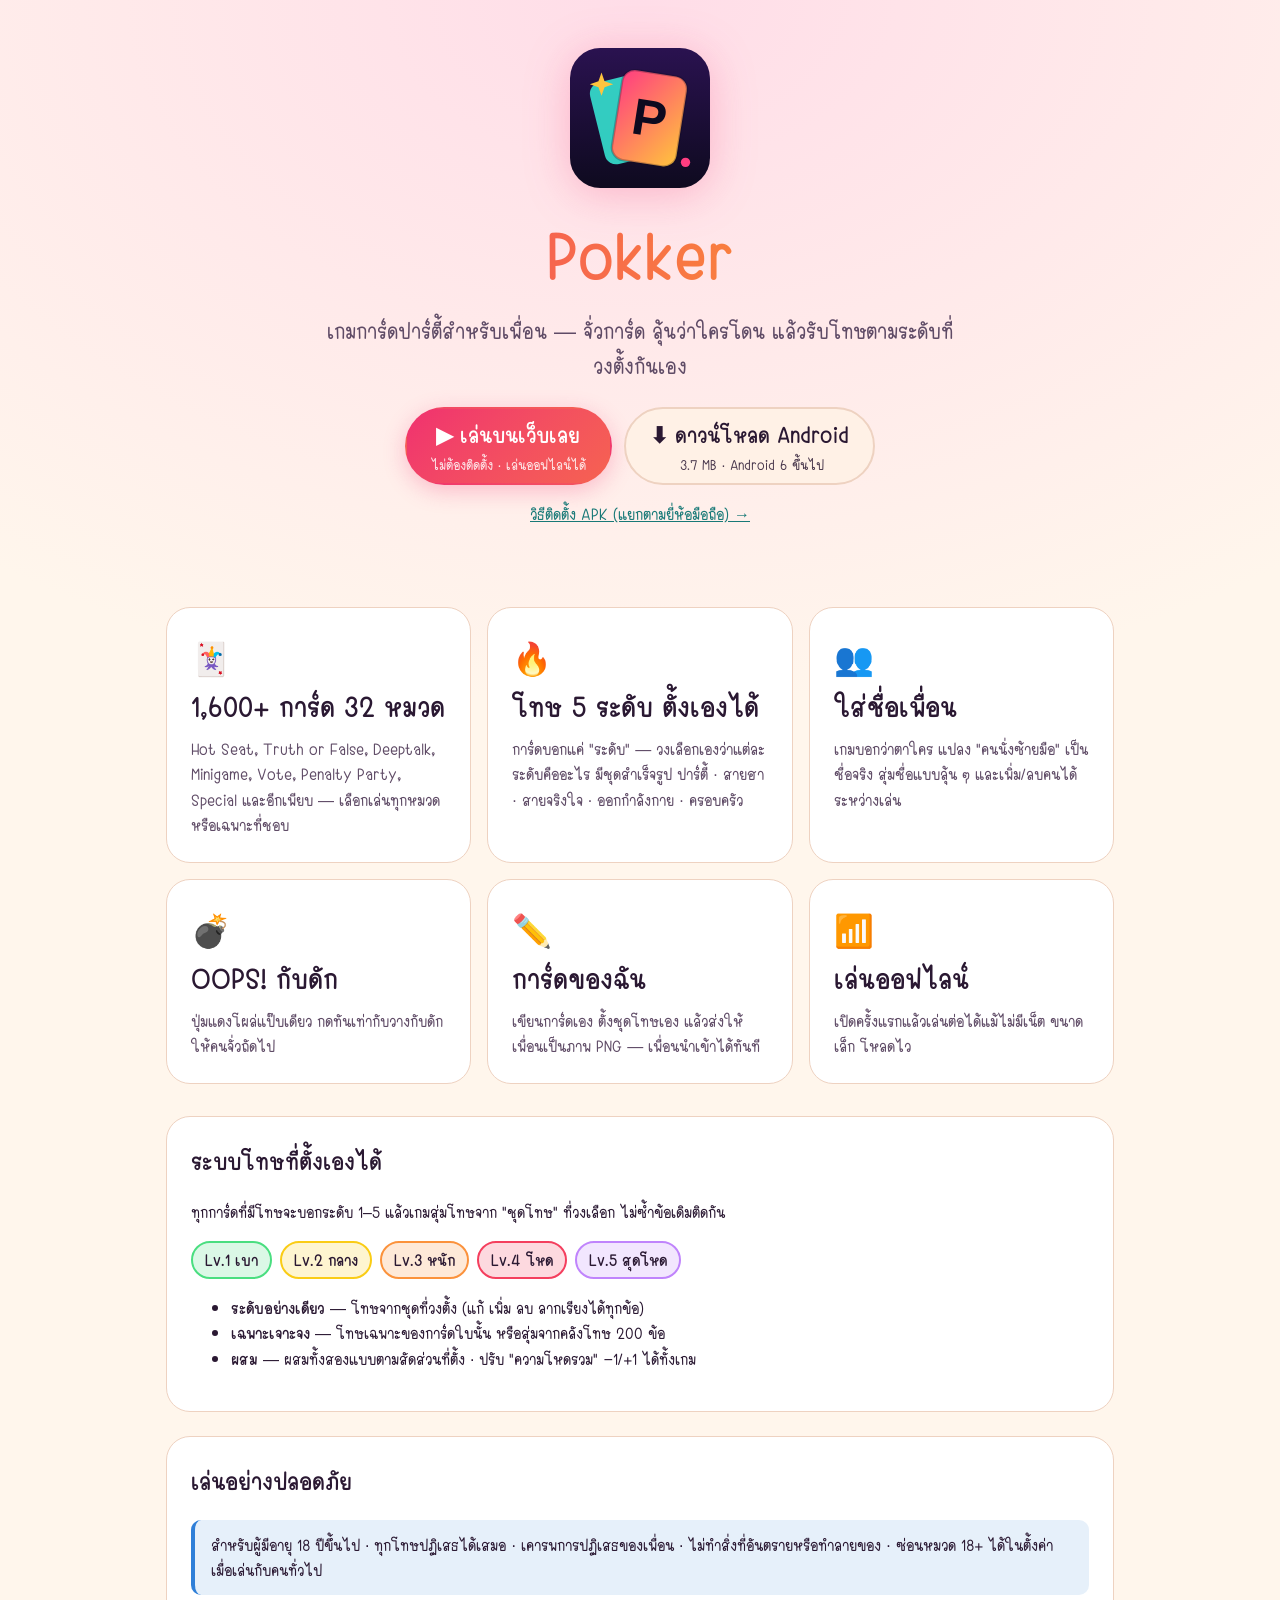
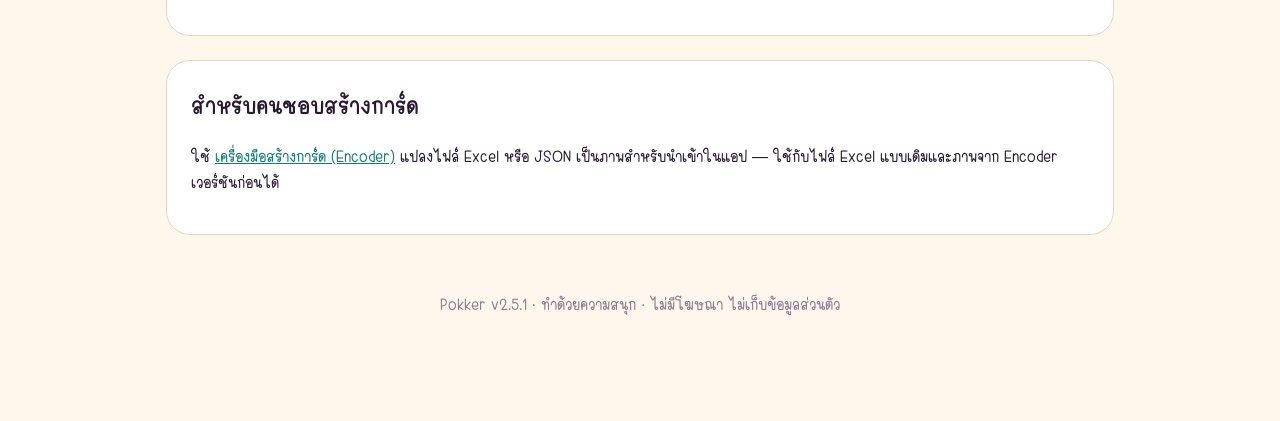
<file: index.html>
<!doctype html>
<html lang="th">
<head>
  <meta charset="UTF-8" />
  <meta name="viewport" content="width=device-width, initial-scale=1" />
  <meta name="theme-color" content="#FFF6EC" />
  <title>Pokker — เกมการ์ดปาร์ตี้สำหรับเพื่อน</title>
  <meta name="description" content="Pokker เกมการ์ดปาร์ตี้สำหรับเพื่อน 1,600+ การ์ด 32 หมวด โทษ 5 ระดับที่ตั้งเองได้ เล่นบนเว็บหรือโหลดแอป Android ฟรี" />
  <meta property="og:title" content="Pokker — เกมการ์ดปาร์ตี้สำหรับเพื่อน" />
  <meta property="og:description" content="จั่วการ์ด ลุ้นเป้าหมาย รับโทษ 5 ระดับที่วงตั้งเอง — เล่นบนเว็บหรือ Android" />
  <meta property="og:image" content="https://applandth.github.io/pokker/icon-512.png" />
  <link rel="icon" href="icon.svg" type="image/svg+xml" />
  <link rel="stylesheet" href="tokens.css" />
  <link rel="stylesheet" href="site.css" />
</head>
<body>
  <div class="wrap">
    <header class="hero">
      <img src="icon.svg" alt="โลโก้ Pokker" width="140" height="140" />
      <h1>Pokker</h1>
      <p class="lead">เกมการ์ดปาร์ตี้สำหรับเพื่อน — จั่วการ์ด ลุ้นว่าใครโดน แล้วรับโทษตามระดับที่วงตั้งกันเอง</p>
      <div class="cta">
        <a class="btn primary" href="play/">▶ เล่นบนเว็บเลย<small>ไม่ต้องติดตั้ง · เล่นออฟไลน์ได้</small></a>
        <a class="btn" id="apk" href="download/pokker.apk">⬇ ดาวน์โหลด Android<small id="apk-meta">ไฟล์ APK</small></a>
      </div>
      <p><a href="install/">วิธีติดตั้ง APK (แยกตามยี่ห้อมือถือ) →</a></p>
    </header>

    <div class="grid">
      <div class="feat"><div class="em">🃏</div><h3>1,600+ การ์ด 32 หมวด</h3><p>Hot Seat, Truth or False, Deeptalk, Minigame, Vote, Penalty Party, Special และอีกเพียบ — เลือกเล่นทุกหมวดหรือเฉพาะที่ชอบ</p></div>
      <div class="feat"><div class="em">🔥</div><h3>โทษ 5 ระดับ ตั้งเองได้</h3><p>การ์ดบอกแค่ "ระดับ" — วงเลือกเองว่าแต่ละระดับคืออะไร มีชุดสำเร็จรูป ปาร์ตี้ · สายฮา · สายจริงใจ · ออกกำลังกาย · ครอบครัว</p></div>
      <div class="feat"><div class="em">👥</div><h3>ใส่ชื่อเพื่อน</h3><p>เกมบอกว่าตาใคร แปลง "คนนั่งซ้ายมือ" เป็นชื่อจริง สุ่มชื่อแบบลุ้น ๆ และเพิ่ม/ลบคนได้ระหว่างเล่น</p></div>
      <div class="feat"><div class="em">💣</div><h3>OOPS! กับดัก</h3><p>ปุ่มแดงโผล่แป๊บเดียว กดทันเท่ากับวางกับดักให้คนจั่วถัดไป</p></div>
      <div class="feat"><div class="em">✏️</div><h3>การ์ดของฉัน</h3><p>เขียนการ์ดเอง ตั้งชุดโทษเอง แล้วส่งให้เพื่อนเป็นภาพ PNG — เพื่อนนำเข้าได้ทันที</p></div>
      <div class="feat"><div class="em">📶</div><h3>เล่นออฟไลน์</h3><p>เปิดครั้งแรกแล้วเล่นต่อได้แม้ไม่มีเน็ต ขนาดเล็ก โหลดไว</p></div>
    </div>

    <section class="block">
      <h2>ระบบโทษที่ตั้งเองได้</h2>
      <p>ทุกการ์ดที่มีโทษจะบอกระดับ 1–5 แล้วเกมสุ่มโทษจาก "ชุดโทษ" ที่วงเลือก ไม่ซ้ำข้อเดิมติดกัน</p>
      <div class="levels"><span class="lv lv1">Lv.1 เบา</span><span class="lv lv2">Lv.2 กลาง</span><span class="lv lv3">Lv.3 หนัก</span><span class="lv lv4">Lv.4 โหด</span><span class="lv lv5">Lv.5 สุดโหด</span></div>
      <ul>
        <li><b>ระดับอย่างเดียว</b> — โทษจากชุดที่วงตั้ง (แก้ เพิ่ม ลบ ลากเรียงได้ทุกข้อ)</li>
        <li><b>เฉพาะเจาะจง</b> — โทษเฉพาะของการ์ดใบนั้น หรือสุ่มจากคลังโทษ 200 ข้อ</li>
        <li><b>ผสม</b> — ผสมทั้งสองแบบตามสัดส่วนที่ตั้ง · ปรับ "ความโหดรวม" −1/+1 ได้ทั้งเกม</li>
      </ul>
    </section>

    <section class="block">
      <h2>เล่นอย่างปลอดภัย</h2>
      <p class="note">สำหรับผู้มีอายุ 18 ปีขึ้นไป · ทุกโทษปฏิเสธได้เสมอ · เคารพการปฏิเสธของเพื่อน · ไม่ทำสิ่งที่อันตรายหรือทำลายของ · ซ่อนหมวด 18+ ได้ในตั้งค่าเมื่อเล่นกับคนทั่วไป</p>
    </section>

    <section class="block">
      <h2>สำหรับคนชอบสร้างการ์ด</h2>
      <p>ใช้ <a href="play/encoder.html">เครื่องมือสร้างการ์ด (Encoder)</a> แปลงไฟล์ Excel หรือ JSON เป็นภาพสำหรับนำเข้าในแอป — ใช้กับไฟล์ Excel แบบเดิมและภาพจาก Encoder เวอร์ชันก่อนได้</p>
    </section>

    <footer>Pokker <span id="ver"></span> · ทำด้วยความสนุก · ไม่มีโฆษณา ไม่เก็บข้อมูลส่วนตัว</footer>
  </div>
  <script>
    fetch('version.json').then(function (r) { return r.json(); }).then(function (v) {
      document.getElementById('ver').textContent = 'v' + v.version;
      if (v.apk) document.getElementById('apk').href = v.apk;
      if (v.apkSizeMB) document.getElementById('apk-meta').textContent = ' ' + v.apkSizeMB + ' MB · Android 6 ขึ้นไป';
    }).catch(function () {});
  </script>
</body>
</html>
</file>
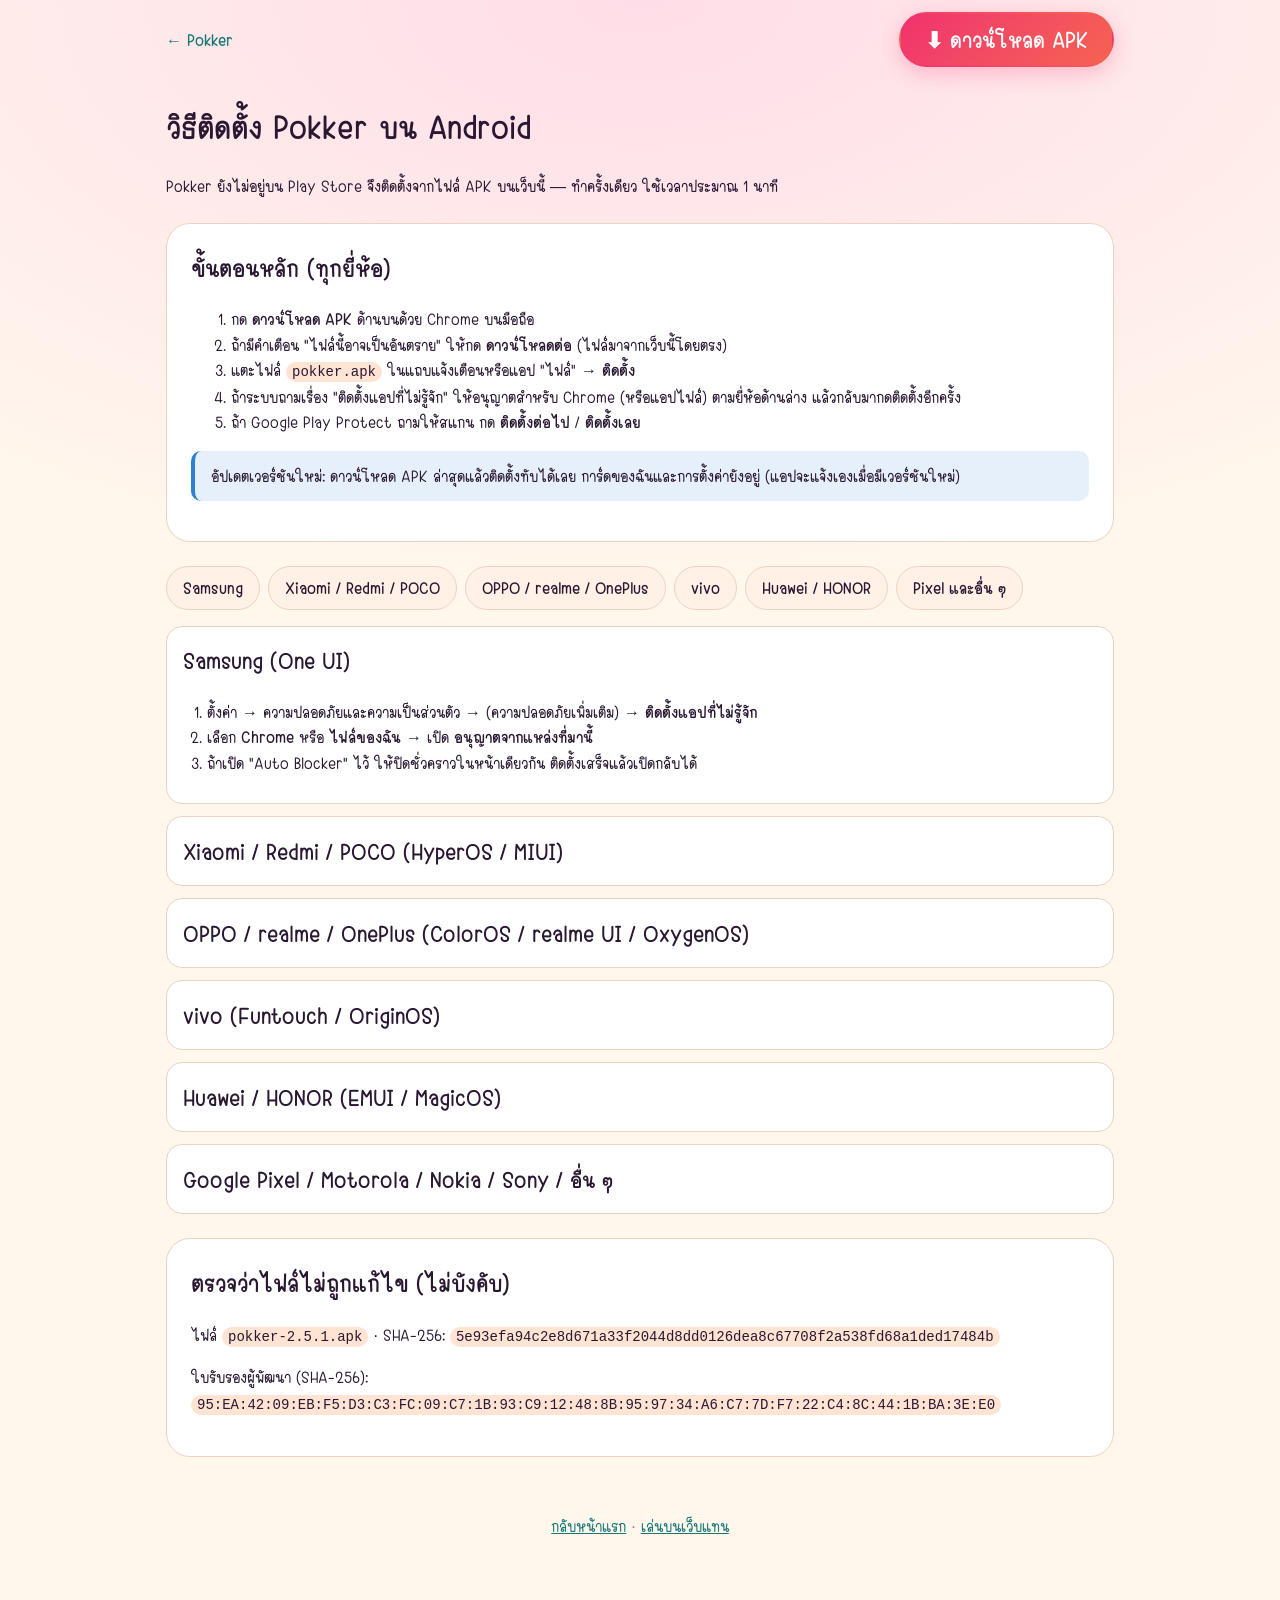
<file: install/index.html>
<!doctype html>
<html lang="th">
<head>
  <meta charset="UTF-8" />
  <meta name="viewport" content="width=device-width, initial-scale=1" />
  <meta name="theme-color" content="#FFF6EC" />
  <title>วิธีติดตั้ง Pokker บน Android</title>
  <link rel="icon" href="../icon.svg" type="image/svg+xml" />
  <link rel="stylesheet" href="../tokens.css" />
  <link rel="stylesheet" href="../site.css" />
</head>
<body>
  <div class="wrap">
    <nav class="top"><a href="../">← Pokker</a><a class="btn primary" id="apk" href="../download/pokker.apk">⬇ ดาวน์โหลด APK</a></nav>
    <h1>วิธีติดตั้ง Pokker บน Android</h1>
    <p>Pokker ยังไม่อยู่บน Play Store จึงติดตั้งจากไฟล์ APK บนเว็บนี้ — ทำครั้งเดียว ใช้เวลาประมาณ 1 นาที</p>
    <section class="block">
      <h2>ขั้นตอนหลัก (ทุกยี่ห้อ)</h2>
      <ol>
        <li>กด <b>ดาวน์โหลด APK</b> ด้านบนด้วย Chrome บนมือถือ</li>
        <li>ถ้ามีคำเตือน "ไฟล์นี้อาจเป็นอันตราย" ให้กด <b>ดาวน์โหลดต่อ</b> (ไฟล์มาจากเว็บนี้โดยตรง)</li>
        <li>แตะไฟล์ <code>pokker.apk</code> ในแถบแจ้งเตือนหรือแอป "ไฟล์" → <b>ติดตั้ง</b></li>
        <li>ถ้าระบบถามเรื่อง "ติดตั้งแอปที่ไม่รู้จัก" ให้อนุญาตสำหรับ Chrome (หรือแอปไฟล์) ตามยี่ห้อด้านล่าง แล้วกลับมากดติดตั้งอีกครั้ง</li>
        <li>ถ้า Google Play Protect ถามให้สแกน กด <b>ติดตั้งต่อไป</b> / <b>ติดตั้งเลย</b></li>
      </ol>
      <p class="note">อัปเดตเวอร์ชันใหม่: ดาวน์โหลด APK ล่าสุดแล้วติดตั้งทับได้เลย การ์ดของฉันและการตั้งค่ายังอยู่ (แอปจะแจ้งเองเมื่อมีเวอร์ชันใหม่)</p>
    </section>
    <div class="brand-tabs">
      <a href="#samsung">Samsung</a><a href="#xiaomi">Xiaomi / Redmi / POCO</a><a href="#oppo">OPPO / realme / OnePlus</a><a href="#vivo">vivo</a><a href="#huawei">Huawei / HONOR</a><a href="#pixel">Pixel และอื่น ๆ</a>
    </div>
    <details id="samsung" open><summary>Samsung (One UI)</summary><ol>
      <li>ตั้งค่า → ความปลอดภัยและความเป็นส่วนตัว → (ความปลอดภัยเพิ่มเติม) → <b>ติดตั้งแอปที่ไม่รู้จัก</b></li>
      <li>เลือก <b>Chrome</b> หรือ <b>ไฟล์ของฉัน</b> → เปิด <b>อนุญาตจากแหล่งที่มานี้</b></li>
      <li>ถ้าเปิด "Auto Blocker" ไว้ ให้ปิดชั่วคราวในหน้าเดียวกัน ติดตั้งเสร็จแล้วเปิดกลับได้</li>
    </ol></details>
    <details id="xiaomi"><summary>Xiaomi / Redmi / POCO (HyperOS / MIUI)</summary><ol>
      <li>ตั้งค่า → แอป → การอนุญาต (สิทธิ์) → <b>ติดตั้งแอปที่ไม่รู้จัก</b> → Chrome → อนุญาต</li>
      <li>ถ้ามีหน้าจอ "การตรวจสอบความปลอดภัย" ให้รอนับถอยหลังแล้วกด <b>ติดตั้งต่อ</b></li>
      <li>บางรุ่นต้องปิด "โหมดปลอดภัย (Security mode)" ในแอปจัดการไฟล์ก่อน</li>
    </ol></details>
    <details id="oppo"><summary>OPPO / realme / OnePlus (ColorOS / realme UI / OxygenOS)</summary><ol>
      <li>ตั้งค่า → ความปลอดภัยและความเป็นส่วนตัว (หรือ "การอนุญาตแอปพิเศษ") → <b>ติดตั้งแอปที่ไม่รู้จัก</b></li>
      <li>เลือก Chrome หรือ "ตัวจัดการไฟล์" → อนุญาต</li>
      <li>ถ้าระบบขอรหัสผ่านบัญชี/ล็อกหน้าจอเพื่อยืนยัน ให้ใส่ตามที่ขอ</li>
    </ol></details>
    <details id="vivo"><summary>vivo (Funtouch / OriginOS)</summary><ol>
      <li>ตั้งค่า → ความปลอดภัย (หรือ "แอปและการอนุญาต") → <b>ติดตั้งแอปที่ไม่รู้จัก</b> → Chrome → อนุญาต</li>
      <li>ถ้ามีหน้าจอ "ตรวจพบความเสี่ยง" ให้กด <b>ติดตั้งต่อไป</b></li>
    </ol></details>
    <details id="huawei"><summary>Huawei / HONOR (EMUI / MagicOS)</summary><ol>
      <li>ตั้งค่า → ความปลอดภัย → <b>ติดตั้งแอปจากแหล่งภายนอก</b> → เลือกเบราว์เซอร์ที่ใช้ดาวน์โหลด → อนุญาต</li>
      <li>รุ่นที่ไม่มี Chrome ใช้ "เบราว์เซอร์" ของเครื่องดาวน์โหลดได้เหมือนกัน</li>
    </ol></details>
    <details id="pixel"><summary>Google Pixel / Motorola / Nokia / Sony / อื่น ๆ</summary><ol>
      <li>ตั้งค่า → แอป → การเข้าถึงพิเศษของแอป → <b>ติดตั้งแอปที่ไม่รู้จัก</b> → Chrome → อนุญาต</li>
      <li>หรือแตะไฟล์ APK แล้วกด "การตั้งค่า" จากหน้าต่างที่เด้งขึ้นมา ระบบจะพาไปหน้าเปิดสิทธิ์ให้เอง</li>
    </ol></details>
    <section class="block">
      <h2>ตรวจว่าไฟล์ไม่ถูกแก้ไข (ไม่บังคับ)</h2>
      <p>ไฟล์ <code id="apk-name">pokker.apk</code> · SHA-256: <code id="apk-sha">-</code></p>
      <p>ใบรับรองผู้พัฒนา (SHA-256): <code id="cert">-</code></p>
    </section>
    <footer><a href="../">กลับหน้าแรก</a> · <a href="../play/">เล่นบนเว็บแทน</a></footer>
  </div>
  <script>
    fetch('../version.json').then(function (r) { return r.json(); }).then(function (v) {
      if (v.apk) document.getElementById('apk').href = '../' + v.apk.replace(/^\//, '');
      if (v.apk) document.getElementById('apk-name').textContent = v.apk.split('/').pop();
      if (v.apkSha256) document.getElementById('apk-sha').textContent = v.apkSha256;
      if (v.certSha256) document.getElementById('cert').textContent = v.certSha256;
    }).catch(function () {});
  </script>
</body>
</html>
</file>
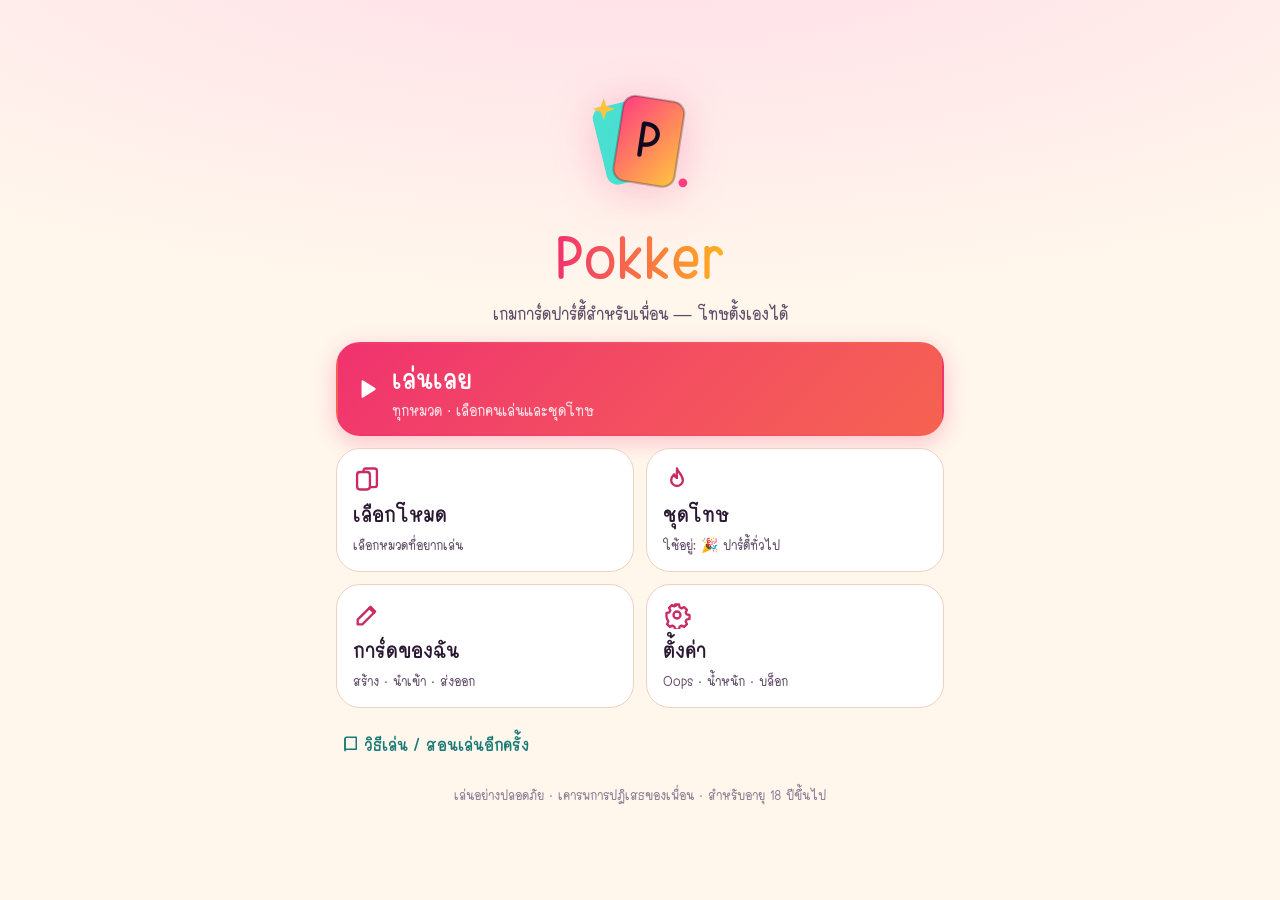
<file: play/index.html>
<!doctype html>
<html lang="th">
<head>
  <meta charset="UTF-8" />
  <meta name="viewport" content="width=device-width, initial-scale=1, viewport-fit=cover" />
  <meta name="theme-color" content="#FFF6EC" />
  <meta name="color-scheme" content="light dark" />
  <meta name="description" content="Pokker — เกมการ์ดปาร์ตี้สำหรับเพื่อน โทษ 5 ระดับตั้งเองได้ เล่นได้ทั้งเว็บและ Android" />
  <title>Pokker</title>
  <link rel="icon" href="./icon.svg" type="image/svg+xml" />
  <link rel="apple-touch-icon" href="./icon-192.png" />
  <link rel="manifest" href="./manifest.webmanifest" />
  <script type="module" crossorigin src="./assets/main-BkQA-B8O.js"></script>
  <link rel="modulepreload" crossorigin href="./assets/host-badge-DCu_bk_q.js">
  <link rel="stylesheet" crossorigin href="./assets/host-badge-B27EA0ut.css">
</head>
<body>
  <div id="app"></div>
  <noscript>Pokker ต้องเปิด JavaScript</noscript>
</body>
</html>
</file>
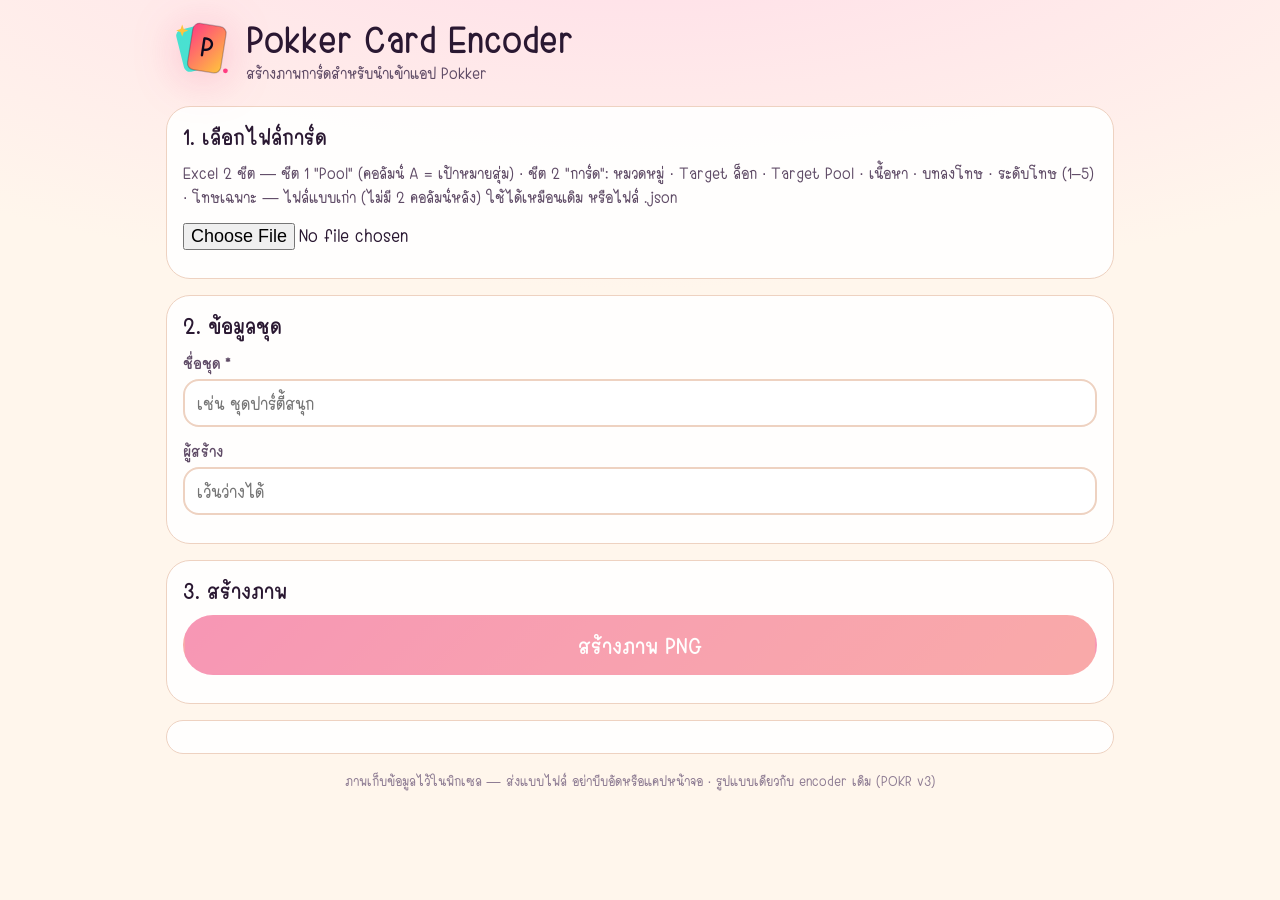
<file: play/encoder.html>
<!doctype html>
<html lang="th">
<head>
  <meta charset="UTF-8" />
  <meta name="viewport" content="width=device-width, initial-scale=1, viewport-fit=cover" />
  <meta name="theme-color" content="#0E0A1F" />
  <title>Pokker Card Encoder</title>
  <link rel="icon" href="./icon.svg" type="image/svg+xml" />
  <script type="module" crossorigin src="./assets/encoder-B4w8phMC.js"></script>
  <link rel="modulepreload" crossorigin href="./assets/host-badge-DCu_bk_q.js">
  <link rel="stylesheet" crossorigin href="./assets/host-badge-B27EA0ut.css">
</head>
<body>
  <div id="app"></div>
</body>
</html>
</file>
<file: tokens.css>
/* สร้างอัตโนมัติจาก design/tokens.json — ห้ามแก้มือ (npm run tokens) */
@font-face { font-family: 'CkSalmon'; src: url('./fonts/CkSalmonRegular.ttf') format('truetype'); font-weight: 400; font-display: swap; }
@font-face { font-family: 'CkSalmon'; src: url('./fonts/CkSalmonBold.ttf') format('truetype'); font-weight: 700; font-display: swap; }
:root {
  --brand-primary: #FF3D81;
  --brand-secondary: #FFC43D;
  --brand-accent: #36E2D0;
  --brand-night: #0E0A1F;
  --c-bg: #0E0A1F;
  --c-bg-glow: #2A1250;
  --c-surface: #1A1433;
  --c-surface2: #251C47;
  --c-surface3: #33285E;
  --c-line: #3E3370;
  --c-text: #FFF8EE;
  --c-text-muted: #BDB3DE;
  --c-text-dim: #8A80AE;
  --c-on-brand: #1A0A12;
  --c-danger: #FF5A4E;
  --c-ok: #4ADE80;
  --c-warn: #FFC43D;
  --c-info: #7AB8FF;
  --c-card-face: #FFF8EE;
  --c-card-ink: #1A1433;
  --c-overlay: #07040FCC;
  --c-on-cat: #FFFFFF;
  --lv-1: #4ADE80;
  --lv-2: #FACC15;
  --lv-3: #FB923C;
  --lv-4: #F43F5E;
  --lv-5: #C084FC;
  --font-display: 'CkSalmon', 'Noto Sans Thai', 'Leelawadee UI', 'Tahoma', sans-serif;
  --font-body: 'CkSalmon', 'Noto Sans Thai', 'Leelawadee UI', 'Tahoma', sans-serif;
  --font-size-xs: 0.875rem;
  --font-size-sm: 1rem;
  --font-size-md: 1.125rem;
  --font-size-lg: 1.375rem;
  --font-size-xl: 1.75rem;
  --font-size-2xl: 2.25rem;
  --font-size-card: 1.5rem;
  --sp-1: 4px;
  --sp-2: 8px;
  --sp-3: 12px;
  --sp-4: 16px;
  --sp-5: 24px;
  --sp-6: 32px;
  --sp-7: 48px;
  --r-sm: 10px;
  --r-md: 16px;
  --r-lg: 24px;
  --r-card: 28px;
  --r-pill: 999px;
  --size-tap: 48px;
  --size-tap-min: 44px;
  --size-max-app: 560px;
  --size-max-wide: 980px;
  --m-fast: 140ms;
  --m-base: 240ms;
  --m-slow: 420ms;
  --m-flip-half: 190ms;
  --m-explode: 620ms;
  --m-spring: cubic-bezier(.34,1.56,.64,1);
  --m-ease: cubic-bezier(.2,.8,.2,1);
  --sh-card: 0 18px 50px #00000080;
  --sh-glow: 0 0 28px #FF3D8166;
  --cat-question: #3F7FB0;
  --cat-command: #D8842F;
  --cat-deeptalk: #7D5FB2;
  --cat-penalty-party: #2F9A93;
  --cat-minigame: #5F9A42;
  --cat-secret: #4F63B0;
  --cat-skinship: #CF5F93;
  --cat-special: #C9962F;
  --cat-oops: #CF3B2C;
}
:root:not([data-theme]) {
  --brand-primary: #F0316F;
  --brand-secondary: #FFB21E;
  --brand-accent: #0FA697;
  --c-bg: #FFF6EC;
  --c-bg-glow: #FFDDE8;
  --c-surface: #FFFFFF;
  --c-surface2: #FFF1E6;
  --c-surface3: #FFE3D3;
  --c-line: #EED2C1;
  --c-text: #2A1832;
  --c-text-muted: #5F4B66;
  --c-text-dim: #8E7C93;
  --c-on-brand: #FFFFFF;
  --c-overlay: #2A183299;
  --c-info: #2F7FD8;
  --c-ok: #1FA855;
  --c-warn: #E08A00;
  --c-danger: #E5383B;
  --sh-card: 0 14px 36px #8A4B5A2E;
  --sh-glow: 0 6px 22px #F0316F44;
  --card-tint: 16%;
  color-scheme: light;
}
:root[data-theme="sunny"] {
  --brand-primary: #F0316F;
  --brand-secondary: #FFB21E;
  --brand-accent: #0FA697;
  --c-bg: #FFF6EC;
  --c-bg-glow: #FFDDE8;
  --c-surface: #FFFFFF;
  --c-surface2: #FFF1E6;
  --c-surface3: #FFE3D3;
  --c-line: #EED2C1;
  --c-text: #2A1832;
  --c-text-muted: #5F4B66;
  --c-text-dim: #8E7C93;
  --c-on-brand: #FFFFFF;
  --c-overlay: #2A183299;
  --c-info: #2F7FD8;
  --c-ok: #1FA855;
  --c-warn: #E08A00;
  --c-danger: #E5383B;
  --sh-card: 0 14px 36px #8A4B5A2E;
  --sh-glow: 0 6px 22px #F0316F44;
  --card-tint: 16%;
  color-scheme: light;
}
:root[data-theme="sky"] {
  --brand-primary: #3B6CF6;
  --brand-secondary: #FF9F1C;
  --brand-accent: #0E9F8F;
  --c-bg: #EEF5FF;
  --c-bg-glow: #D3E6FF;
  --c-surface: #FFFFFF;
  --c-surface2: #E9F1FC;
  --c-surface3: #D6E5F8;
  --c-line: #C3D6EE;
  --c-text: #132238;
  --c-text-muted: #4A5D78;
  --c-text-dim: #7F91AA;
  --c-on-brand: #FFFFFF;
  --c-overlay: #13223899;
  --c-info: #2F7FD8;
  --c-ok: #1FA855;
  --c-warn: #E08A00;
  --c-danger: #E5383B;
  --sh-card: 0 14px 36px #2A4A7A2E;
  --sh-glow: 0 6px 22px #3B6CF644;
  --card-tint: 16%;
  color-scheme: light;
}
:root[data-theme="night"] {
  --c-bg: #17122E;
  --c-bg-glow: #3C1F70;
  --c-surface: #241D45;
  --c-surface2: #2F2757;
  --c-surface3: #3E3373;
  --c-line: #4D4285;
  --c-text: #FFFFFF;
  --c-text-muted: #D6CEF2;
  --c-text-dim: #A79ECC;
  --card-tint: 30%;
  color-scheme: dark;
}
:root[data-theme="contrast"] {
  --brand-primary: #FF4F8B;
  --brand-secondary: #FFD54A;
  --brand-accent: #3DFFE8;
  --c-bg: #000000;
  --c-bg-glow: #000000;
  --c-surface: #121212;
  --c-surface2: #1E1E1E;
  --c-surface3: #2C2C2C;
  --c-line: #6B6B6B;
  --c-text: #FFFFFF;
  --c-text-muted: #EDEDED;
  --c-text-dim: #C4C4C4;
  --c-on-brand: #000000;
  --sh-card: 0 0 0 2px #FFFFFF;
  --sh-glow: 0 0 0 2px #FFFFFF;
  --card-tint: 0%;
  color-scheme: dark;
}
</file>
<file: site.css>
/* หน้าเว็บแนะนำเกม — ใช้ค่าจาก tokens.css เท่านั้น */
*, *::before, *::after { box-sizing: border-box; }
body { margin: 0; font-family: var(--font-body); color: var(--c-text); background: radial-gradient(120% 50% at 50% 0%, var(--c-bg-glow), transparent 70%), var(--c-bg); line-height: 1.6; overflow-x: hidden; }
a { color: color-mix(in srgb, var(--brand-accent) 68%, var(--c-text)); }
.wrap { max-width: 980px; margin: 0 auto; padding: 0 var(--sp-4); }
header.hero { text-align: center; padding: var(--sp-7) 0 var(--sp-6); }
.hero img { width: 140px; height: 140px; filter: drop-shadow(var(--sh-glow)); }
.hero h1 { font-family: var(--font-display); font-size: clamp(2.6rem, 10vw, 4rem); margin: var(--sp-2) 0 0; background: linear-gradient(90deg, var(--brand-primary), var(--brand-secondary)); -webkit-background-clip: text; background-clip: text; color: transparent; }
.hero p.lead { font-size: var(--font-size-lg); color: var(--c-text-muted); margin: var(--sp-2) auto var(--sp-5); max-width: 640px; }
.cta { display: flex; flex-wrap: wrap; gap: var(--sp-3); justify-content: center; }
.btn { display: inline-flex; flex-direction: column; align-items: center; justify-content: center; gap: 0; min-height: 56px; padding: var(--sp-2) var(--sp-5); border-radius: var(--r-pill); font-weight: 700; font-size: var(--font-size-lg); text-decoration: none; border: 2px solid var(--c-line); color: var(--c-text); background: var(--c-surface2); }
.btn.primary { background: linear-gradient(135deg, var(--brand-primary), color-mix(in srgb, var(--brand-primary) 62%, var(--brand-secondary))); color: var(--c-on-brand); border-color: transparent; box-shadow: var(--sh-glow); }
.btn small { display: block; font-size: var(--font-size-xs); font-weight: 400; opacity: .85; }
.grid { display: grid; grid-template-columns: repeat(auto-fit, minmax(240px, 1fr)); gap: var(--sp-4); margin: var(--sp-6) 0; }
.feat { background: var(--c-surface); border: 1px solid var(--c-line); border-radius: var(--r-lg); padding: var(--sp-5); }
.feat h3 { margin: 0 0 var(--sp-2); font-family: var(--font-display); font-size: var(--font-size-xl); }
.feat p { margin: 0; color: var(--c-text-muted); }
.feat .em { font-size: 2rem; }
section.block { background: var(--c-surface); border: 1px solid var(--c-line); border-radius: var(--r-lg); padding: var(--sp-5); margin: var(--sp-5) 0; }
section.block h2 { font-family: var(--font-display); margin-top: 0; }
.levels { display: flex; flex-wrap: wrap; gap: var(--sp-2); margin: var(--sp-3) 0; }
.lv { padding: var(--sp-1) var(--sp-3); border-radius: var(--r-pill); border: 2px solid var(--lvc); background: color-mix(in srgb, var(--lvc) 20%, var(--c-surface)); font-weight: 700; color: var(--c-text); }
.lv1 { --lvc: var(--lv-1); } .lv2 { --lvc: var(--lv-2); } .lv3 { --lvc: var(--lv-3); } .lv4 { --lvc: var(--lv-4); } .lv5 { --lvc: var(--lv-5); }
.note { border-left: 4px solid var(--c-info); background: color-mix(in srgb, var(--c-info) 12%, var(--c-surface)); padding: var(--sp-3) var(--sp-4); border-radius: var(--r-sm); }
.brand-tabs { display: flex; flex-wrap: wrap; gap: var(--sp-2); margin-bottom: var(--sp-4); }
.brand-tabs a { padding: var(--sp-2) var(--sp-4); border-radius: var(--r-pill); background: var(--c-surface2); border: 1px solid var(--c-line); text-decoration: none; color: var(--c-text); font-weight: 700; min-height: 44px; display: inline-flex; align-items: center; }
details { background: var(--c-surface); border: 1px solid var(--c-line); border-radius: var(--r-md); padding: var(--sp-3) var(--sp-4); margin: var(--sp-3) 0; }
details summary { cursor: pointer; font-weight: 700; font-size: var(--font-size-lg); min-height: 44px; display: flex; align-items: center; }
details ol { padding-left: var(--sp-5); }
code { background: var(--c-surface3); padding: 2px 6px; border-radius: var(--r-sm); font-size: var(--font-size-xs); overflow-wrap: anywhere; }
footer { text-align: center; color: var(--c-text-dim); font-size: var(--font-size-sm); padding: var(--sp-6) 0 calc(var(--sp-6) + 72px); } 
nav.top { display: flex; justify-content: space-between; align-items: center; padding: var(--sp-3) 0; gap: var(--sp-2); flex-wrap: wrap; }
nav.top a { text-decoration: none; font-weight: 700; min-height: 44px; display: inline-flex; align-items: center; }
</file>
<file: play/assets/host-badge-B27EA0ut.css>
@font-face{font-family:CkSalmon;src:url(./CkSalmonRegular-830r_ac1.ttf) format("truetype");font-weight:400;font-display:swap}@font-face{font-family:CkSalmon;src:url(./CkSalmonBold-_f8YAhxK.ttf) format("truetype");font-weight:700;font-display:swap}:root{--brand-primary: #FF3D81;--brand-secondary: #FFC43D;--brand-accent: #36E2D0;--brand-night: #0E0A1F;--c-bg: #0E0A1F;--c-bg-glow: #2A1250;--c-surface: #1A1433;--c-surface2: #251C47;--c-surface3: #33285E;--c-line: #3E3370;--c-text: #FFF8EE;--c-text-muted: #BDB3DE;--c-text-dim: #8A80AE;--c-on-brand: #1A0A12;--c-danger: #FF5A4E;--c-ok: #4ADE80;--c-warn: #FFC43D;--c-info: #7AB8FF;--c-card-face: #FFF8EE;--c-card-ink: #1A1433;--c-overlay: #07040FCC;--c-on-cat: #FFFFFF;--lv-1: #4ADE80;--lv-2: #FACC15;--lv-3: #FB923C;--lv-4: #F43F5E;--lv-5: #C084FC;--font-display: "CkSalmon", "Noto Sans Thai", "Leelawadee UI", "Tahoma", sans-serif;--font-body: "CkSalmon", "Noto Sans Thai", "Leelawadee UI", "Tahoma", sans-serif;--font-size-xs: .875rem;--font-size-sm: 1rem;--font-size-md: 1.125rem;--font-size-lg: 1.375rem;--font-size-xl: 1.75rem;--font-size-2xl: 2.25rem;--font-size-card: 1.5rem;--sp-1: 4px;--sp-2: 8px;--sp-3: 12px;--sp-4: 16px;--sp-5: 24px;--sp-6: 32px;--sp-7: 48px;--r-sm: 10px;--r-md: 16px;--r-lg: 24px;--r-card: 28px;--r-pill: 999px;--size-tap: 48px;--size-tap-min: 44px;--size-max-app: 560px;--size-max-wide: 980px;--m-fast: .14s;--m-base: .24s;--m-slow: .42s;--m-flip-half: .19s;--m-explode: .62s;--m-spring: cubic-bezier(.34,1.56,.64,1);--m-ease: cubic-bezier(.2,.8,.2,1);--sh-card: 0 18px 50px #00000080;--sh-glow: 0 0 28px #FF3D8166;--cat-question: #3F7FB0;--cat-command: #D8842F;--cat-deeptalk: #7D5FB2;--cat-penalty-party: #2F9A93;--cat-minigame: #5F9A42;--cat-secret: #4F63B0;--cat-skinship: #CF5F93;--cat-special: #C9962F;--cat-oops: #CF3B2C}:root:not([data-theme]){--brand-primary: #F0316F;--brand-secondary: #FFB21E;--brand-accent: #0FA697;--c-bg: #FFF6EC;--c-bg-glow: #FFDDE8;--c-surface: #FFFFFF;--c-surface2: #FFF1E6;--c-surface3: #FFE3D3;--c-line: #EED2C1;--c-text: #2A1832;--c-text-muted: #5F4B66;--c-text-dim: #8E7C93;--c-on-brand: #FFFFFF;--c-overlay: #2A183299;--c-info: #2F7FD8;--c-ok: #1FA855;--c-warn: #E08A00;--c-danger: #E5383B;--sh-card: 0 14px 36px #8A4B5A2E;--sh-glow: 0 6px 22px #F0316F44;--card-tint: 16%;color-scheme:light}:root[data-theme=sunny]{--brand-primary: #F0316F;--brand-secondary: #FFB21E;--brand-accent: #0FA697;--c-bg: #FFF6EC;--c-bg-glow: #FFDDE8;--c-surface: #FFFFFF;--c-surface2: #FFF1E6;--c-surface3: #FFE3D3;--c-line: #EED2C1;--c-text: #2A1832;--c-text-muted: #5F4B66;--c-text-dim: #8E7C93;--c-on-brand: #FFFFFF;--c-overlay: #2A183299;--c-info: #2F7FD8;--c-ok: #1FA855;--c-warn: #E08A00;--c-danger: #E5383B;--sh-card: 0 14px 36px #8A4B5A2E;--sh-glow: 0 6px 22px #F0316F44;--card-tint: 16%;color-scheme:light}:root[data-theme=sky]{--brand-primary: #3B6CF6;--brand-secondary: #FF9F1C;--brand-accent: #0E9F8F;--c-bg: #EEF5FF;--c-bg-glow: #D3E6FF;--c-surface: #FFFFFF;--c-surface2: #E9F1FC;--c-surface3: #D6E5F8;--c-line: #C3D6EE;--c-text: #132238;--c-text-muted: #4A5D78;--c-text-dim: #7F91AA;--c-on-brand: #FFFFFF;--c-overlay: #13223899;--c-info: #2F7FD8;--c-ok: #1FA855;--c-warn: #E08A00;--c-danger: #E5383B;--sh-card: 0 14px 36px #2A4A7A2E;--sh-glow: 0 6px 22px #3B6CF644;--card-tint: 16%;color-scheme:light}:root[data-theme=night]{--c-bg: #17122E;--c-bg-glow: #3C1F70;--c-surface: #241D45;--c-surface2: #2F2757;--c-surface3: #3E3373;--c-line: #4D4285;--c-text: #FFFFFF;--c-text-muted: #D6CEF2;--c-text-dim: #A79ECC;--card-tint: 30%;color-scheme:dark}:root[data-theme=contrast]{--brand-primary: #FF4F8B;--brand-secondary: #FFD54A;--brand-accent: #3DFFE8;--c-bg: #000000;--c-bg-glow: #000000;--c-surface: #121212;--c-surface2: #1E1E1E;--c-surface3: #2C2C2C;--c-line: #6B6B6B;--c-text: #FFFFFF;--c-text-muted: #EDEDED;--c-text-dim: #C4C4C4;--c-on-brand: #000000;--sh-card: 0 0 0 2px #FFFFFF;--sh-glow: 0 0 0 2px #FFFFFF;--card-tint: 0%;color-scheme:dark}*,*:before,*:after{box-sizing:border-box}:root{--ink-accent: color-mix(in srgb, var(--brand-accent) 68%, var(--c-text));--ink-gold: color-mix(in srgb, var(--brand-secondary) 58%, var(--c-text));--ink-primary: color-mix(in srgb, var(--brand-primary) 80%, var(--c-text))}html{-webkit-text-size-adjust:100%}body{margin:0;min-height:100dvh;background:radial-gradient(120% 60% at 50% -10%,var(--c-bg-glow),transparent 70%),var(--c-bg);background-attachment:fixed;color:var(--c-text);font-family:var(--font-body);font-size:var(--font-size-md);line-height:1.5;overflow-x:hidden;-webkit-tap-highlight-color:transparent}button,input,select,textarea{font:inherit;color:inherit}button{cursor:pointer}:focus-visible{outline:3px solid var(--brand-accent);outline-offset:2px}.ic{display:block;flex:none}.icw{display:inline-flex}h1,h2,h3{font-family:var(--font-display);line-height:1.2;margin:0}p{margin:0}code{font-size:var(--font-size-xs);color:var(--c-text-muted)}hr{border:0;border-top:1px solid var(--c-line);width:100%}.muted{color:var(--c-text-muted);font-size:var(--font-size-sm)}.pre{white-space:pre-line}.grow{flex:1;min-width:0;overflow-wrap:anywhere}.center{text-align:center;align-items:center}.plain{list-style:none;padding:0;margin:0}#app{min-height:100dvh}.screen{max-width:var(--size-max-app);margin:0 auto;min-height:100dvh;padding:calc(env(safe-area-inset-top) + var(--sp-3)) calc(env(safe-area-inset-right) + var(--sp-4)) calc((env(safe-area-inset-bottom) + var(--host-b, 0px)) + var(--sp-7)) calc(env(safe-area-inset-left) + var(--sp-4));display:flex;flex-direction:column;gap:var(--sp-4)}.stack{display:flex;flex-direction:column;gap:var(--sp-3);min-width:0}.row-inline{display:flex;align-items:center;gap:var(--sp-2);min-width:0}.row-inline.wrap{flex-wrap:wrap}.row-inline>.input{flex:1;min-width:0}.pad{padding:0 var(--sp-1)}.btn{min-height:var(--size-tap);padding:var(--sp-2) var(--sp-4);border-radius:var(--r-pill);border:2px solid var(--c-line);background:var(--c-surface2);font-weight:700;display:inline-flex;align-items:center;justify-content:center;gap:var(--sp-2);transition:transform var(--m-fast) var(--m-ease),background var(--m-fast);touch-action:manipulation;text-align:center}.btn:active{transform:scale(.96)}.btn:disabled{opacity:.5;cursor:default}.btn.primary{background:linear-gradient(135deg,var(--brand-primary),color-mix(in srgb,var(--brand-primary) 70%,var(--brand-secondary)));border-color:transparent;color:var(--c-on-brand)}.btn.accent{background:var(--brand-accent);border-color:transparent;color:var(--c-on-brand)}.btn.gold{background:var(--brand-secondary);border-color:transparent;color:var(--c-on-brand)}.btn.danger{background:color-mix(in srgb,var(--c-danger) 22%,var(--c-surface));border-color:var(--c-danger)}.btn.ghost{background:transparent}.btn.sm{min-height:var(--size-tap-min);padding:var(--sp-1) var(--sp-3)}.btn.xl{min-height:60px;font-size:var(--font-size-lg)}.btn.block{width:100%}.btn.glow{animation:glow 1.4s ease-in-out infinite}@keyframes glow{50%{box-shadow:0 0 22px color-mix(in srgb,var(--brand-secondary) 70%,transparent)}}.icon-btn{width:var(--size-tap);height:var(--size-tap);flex:none;border-radius:var(--r-pill);border:0;background:var(--c-surface2);display:inline-flex;align-items:center;justify-content:center}.icon-btn.sm{width:var(--size-tap-min);height:var(--size-tap-min);background:transparent}.icon-btn.xs{width:28px;height:28px}.icon-btn.danger{color:var(--c-danger)}.icon-btn:disabled{opacity:.3}.icon-btn-spacer{width:var(--size-tap);flex:none}.chip-btn{min-height:36px;padding:0 var(--sp-3);border-radius:var(--r-pill);border:1px solid var(--c-line);background:var(--c-surface2);font-size:var(--font-size-sm);font-weight:700;display:inline-flex;align-items:center;gap:var(--sp-1);white-space:nowrap}.chip-btn.on{background:var(--brand-accent);color:var(--c-on-brand);border-color:transparent}.chip-btn.danger{border-color:var(--c-danger);color:var(--c-danger)}.link-btn{background:none;border:0;color:var(--ink-accent);font-weight:700;min-height:var(--size-tap);display:inline-flex;align-items:center;gap:var(--sp-1)}.pill{display:inline-block;padding:0 var(--sp-2);margin-left:var(--sp-1);border-radius:var(--r-pill);background:var(--c-surface3);font-size:var(--font-size-xs);font-weight:700;vertical-align:middle}.pill.on{background:var(--brand-accent);color:var(--c-on-brand)}.input{width:100%;min-height:var(--size-tap);padding:var(--sp-2) var(--sp-3);border-radius:var(--r-md);border:2px solid var(--c-line);background:var(--c-surface)}.input:focus{border-color:var(--brand-accent);outline:none}.input.sm{min-height:var(--size-tap-min)}textarea.input{resize:vertical}.field{display:flex;flex-direction:column;gap:var(--sp-1)}.field>span{font-weight:700;font-size:var(--font-size-sm);color:var(--c-text-muted)}.check-row{display:flex;align-items:center;gap:var(--sp-2);min-height:var(--size-tap-min)}.check-row input{width:22px;height:22px;accent-color:var(--brand-primary)}.panel{background:color-mix(in srgb,var(--c-surface) 92%,transparent);border:1px solid var(--c-line);border-radius:var(--r-lg);padding:var(--sp-4);display:flex;flex-direction:column;gap:var(--sp-3);min-width:0}.panel-title{font-size:var(--font-size-lg)}.row{display:flex;align-items:center;justify-content:space-between;gap:var(--sp-3);min-height:var(--size-tap)}.row-text{display:flex;flex-direction:column;min-width:0}.row-text small{color:var(--c-text-muted);font-size:var(--font-size-xs)}.switch{position:relative;display:inline-flex;flex:none}.switch input{position:absolute;opacity:0;width:100%;height:100%;margin:0;cursor:pointer}.switch-ui{width:54px;height:32px;border-radius:var(--r-pill);background:color-mix(in srgb,var(--c-text) 22%,var(--c-surface));position:relative;transition:background var(--m-fast)}.switch-ui:after{content:"";position:absolute;top:4px;left:4px;width:24px;height:24px;border-radius:50%;background:var(--c-on-cat);box-shadow:0 1px 3px color-mix(in srgb,var(--c-text) 40%,transparent);transition:transform var(--m-base) var(--m-spring)}.switch input:checked+.switch-ui{background:var(--brand-primary)}.switch input:checked+.switch-ui:after{transform:translate(22px)}.switch input:focus-visible+.switch-ui{outline:3px solid var(--brand-accent)}.slider-row{flex-direction:column;align-items:stretch}.row-head{display:flex;justify-content:space-between;font-weight:700}.row-head output{color:var(--ink-primary);font-variant-numeric:tabular-nums}input[type=range]{width:100%;accent-color:var(--brand-primary);height:var(--size-tap-min)}.segmented{display:flex;gap:var(--sp-1);background:var(--c-surface);border-radius:var(--r-pill);padding:var(--sp-1);border:1px solid var(--c-line)}.seg{flex:1;min-height:var(--size-tap-min);border:0;border-radius:var(--r-pill);background:transparent;font-weight:700;font-size:var(--font-size-sm);padding:0 var(--sp-2)}.seg.on{background:var(--brand-primary);color:var(--c-on-brand)}.topbar{display:flex;align-items:center;gap:var(--sp-3);position:sticky;top:0;z-index:5;margin:0 calc(-1 * var(--sp-4));padding:var(--sp-2) var(--sp-4);background:color-mix(in srgb,var(--c-bg) 88%,transparent);backdrop-filter:blur(8px)}.topbar-title{flex:1;min-width:0;display:flex;flex-direction:column}.topbar-title h1{font-size:var(--font-size-xl);white-space:nowrap;overflow:hidden;text-overflow:ellipsis}.topbar-title small{color:var(--c-text-muted);font-size:var(--font-size-xs);white-space:nowrap;overflow:hidden;text-overflow:ellipsis}.home{justify-content:center}.home-hero{display:flex;flex-direction:column;align-items:center;text-align:center;gap:var(--sp-2);padding-top:var(--sp-4)}.home-logo svg{filter:drop-shadow(var(--sh-glow));animation:float 4s ease-in-out infinite}@keyframes float{50%{transform:translateY(-8px) rotate(-2deg)}}.wordmark{font-size:clamp(2.6rem,12vw,3.6rem);background:linear-gradient(90deg,var(--brand-primary),var(--brand-secondary));-webkit-background-clip:text;background-clip:text;color:transparent}.tagline{color:var(--c-text-muted)}.home-actions{display:flex;flex-direction:column;gap:var(--sp-3)}.big-btn{display:flex;align-items:center;gap:var(--sp-3);min-height:64px;padding:var(--sp-3) var(--sp-4);border-radius:var(--r-lg);border:2px solid var(--c-line);background:var(--c-surface2);text-align:left;transition:transform var(--m-fast)}.big-btn:active{transform:scale(.97)}.big-btn.primary{background:linear-gradient(135deg,var(--brand-primary),color-mix(in srgb,var(--brand-primary) 62%,var(--brand-secondary)));color:var(--c-on-brand);border-color:transparent;box-shadow:var(--sh-glow)}.big-btn.xl{min-height:76px}.big-btn-text{display:flex;flex-direction:column;min-width:0}.big-btn-text b{font-size:var(--font-size-xl)}.big-btn-text small{opacity:.85;font-size:var(--font-size-sm)}.home-grid{display:grid;grid-template-columns:repeat(2,minmax(0,1fr));gap:var(--sp-3)}.tile{display:flex;flex-direction:column;align-items:flex-start;gap:var(--sp-1);padding:var(--sp-4);border-radius:var(--r-lg);background:var(--c-surface);border:1px solid var(--c-line);text-align:left;min-height:112px;min-width:0}.tile b{font-size:var(--font-size-lg)}.tile small{color:var(--c-text-muted);font-size:var(--font-size-xs);overflow-wrap:anywhere}.tile .icw{color:var(--ink-primary)}.fineprint{text-align:center;color:var(--c-text-dim);font-size:var(--font-size-xs)}.notice{padding:var(--sp-3);border-radius:var(--r-md);font-size:var(--font-size-sm);display:block;text-decoration:none;color:var(--c-text)}.notice.warn{background:color-mix(in srgb,var(--c-warn) 18%,var(--c-surface));border:1px solid var(--c-warn)}.notice.info{background:color-mix(in srgb,var(--c-info) 16%,var(--c-surface));border:1px solid var(--c-info)}.lv-badge{display:inline-flex;align-items:center;gap:var(--sp-1);padding:2px var(--sp-2);border-radius:var(--r-pill);background:color-mix(in srgb,var(--lvc) 22%,var(--c-surface));border:2px solid var(--lvc);color:var(--c-text);font-size:var(--font-size-sm);white-space:nowrap}.lv-badge b{color:color-mix(in srgb,var(--lvc) 60%,var(--c-text))}.lv-badge.compact{font-size:var(--font-size-xs);padding:0 var(--sp-2)}.flames{display:inline-flex;color:color-mix(in srgb,var(--lvc) 75%,var(--c-text))}.flames .off{opacity:.22}.lv-legend{display:flex;flex-wrap:wrap;gap:var(--sp-2)}.lv-legend.col{flex-direction:column;align-items:flex-start}mark.lv-inline{background:none;color:color-mix(in srgb,var(--lvc) 62%,var(--c-text));font-weight:700;text-decoration:underline;text-decoration-color:var(--lvc);text-decoration-thickness:.12em;text-underline-offset:.18em;text-decoration-skip-ink:none}.roster{list-style:none;margin:0;padding:0;display:flex;flex-direction:column;gap:var(--sp-1)}.roster-row{display:flex;align-items:center;gap:var(--sp-1);background:var(--c-surface2);border-radius:var(--r-md);padding:var(--sp-1);min-width:0;touch-action:pan-y}.roster-row.turn{outline:2px solid var(--brand-accent)}.roster-row.dragging{opacity:.85;z-index:2;position:relative;box-shadow:var(--sh-card)}.grip{touch-action:none;cursor:grab;color:var(--c-text-dim);padding:var(--sp-2) var(--sp-1);display:inline-flex}.seat{width:26px;height:26px;border-radius:50%;background:var(--c-surface3);display:inline-flex;align-items:center;justify-content:center;font-size:var(--font-size-xs);font-weight:700;flex:none}.roster-name{flex:1;min-width:0;text-align:left;background:none;border:0;font-weight:700;min-height:var(--size-tap-min);overflow:hidden;text-overflow:ellipsis;white-space:nowrap}.set-pick{display:grid;grid-template-columns:repeat(auto-fill,minmax(150px,1fr));gap:var(--sp-2)}.set-card{display:flex;flex-direction:column;gap:2px;text-align:left;padding:var(--sp-3);border-radius:var(--r-md);border:2px solid var(--c-line);background:var(--c-surface2);min-height:var(--size-tap);min-width:0}.set-card small{color:var(--c-text-muted);font-size:var(--font-size-xs);overflow-wrap:anywhere}.set-card.on{border-color:var(--brand-primary);background:color-mix(in srgb,var(--brand-primary) 18%,var(--c-surface2))}.sticky-cta{position:sticky;bottom:calc((env(safe-area-inset-bottom) + var(--host-b, 0px)) + var(--sp-3));z-index:5;margin-top:auto}.play{gap:var(--sp-3);padding-bottom:calc((env(safe-area-inset-bottom) + var(--host-b, 0px)) + var(--sp-3))}.play-top{display:flex;align-items:center;gap:var(--sp-2)}.rules-strip{flex:1;min-width:0;min-height:var(--size-tap);display:flex;align-items:center;gap:var(--sp-1);overflow-x:auto;scrollbar-width:none;border:1px dashed var(--c-line);border-radius:var(--r-pill);background:transparent;padding:0 var(--sp-2);text-align:left}.rules-strip::-webkit-scrollbar{display:none}.rule-chip{display:inline-flex;align-items:center;gap:var(--sp-1);flex:none;padding:2px var(--sp-2);border-radius:var(--r-pill);background:var(--c-surface3);font-size:var(--font-size-xs);white-space:nowrap}.rule-chip.privilege{background:color-mix(in srgb,var(--brand-secondary) 30%,var(--c-surface))}.rule-chip.custom{background:color-mix(in srgb,var(--brand-accent) 26%,var(--c-surface))}.rule-chip em{font-style:normal;color:var(--ink-gold);font-weight:700}.turn-bar{display:flex;align-items:center;gap:var(--sp-2);flex-wrap:wrap;min-height:36px}.turn-label{flex:1;min-width:0;overflow:hidden;text-overflow:ellipsis;white-space:nowrap}.turn-label b{color:var(--ink-accent);font-size:var(--font-size-lg)}.card-stage{flex:1;display:flex;align-items:center;justify-content:center;perspective:1400px;position:relative;min-height:0}.card{width:100%;max-width:520px;min-height:min(56dvh,560px);border-radius:var(--r-card);padding:var(--sp-5) var(--sp-4);display:flex;flex-direction:column;gap:var(--sp-3);background:linear-gradient(175deg,color-mix(in srgb,var(--cat) var(--card-tint, 18%),var(--c-surface)),var(--c-surface) 42%);border:3px solid color-mix(in srgb,var(--cat) 70%,var(--c-line));box-shadow:var(--sh-card);user-select:none;touch-action:pan-y;position:relative;overflow:hidden;transform-style:preserve-3d;cursor:default}.card.oops{--cat: var(--c-danger);background:repeating-linear-gradient(-45deg,color-mix(in srgb,var(--c-danger) 30%,var(--c-surface)) 0 18px,var(--c-surface) 18px 36px)}.card-back{align-items:center;justify-content:center;text-align:center;--cat: var(--brand-primary);background:radial-gradient(circle at 50% 35%,color-mix(in srgb,var(--brand-primary) 40%,var(--c-surface)),var(--c-surface) 70%)}.card-back b{font-size:var(--font-size-2xl)}.card-back small{color:var(--c-text-muted)}.card-back-logo{color:var(--brand-secondary);animation:float 3s ease-in-out infinite}.card-head{display:flex;align-items:center;gap:var(--sp-2);flex-wrap:wrap}.cat-chip{background:var(--cat);color:var(--c-on-cat);font-weight:700;padding:2px var(--sp-3);border-radius:var(--r-pill);font-size:calc(var(--font-size-sm) * var(--k-head, 1))}.drawer-chip{font-size:calc(var(--font-size-sm) * var(--k-head, 1));color:var(--c-text-muted);font-weight:700}.card-id{margin-left:auto;font-size:var(--font-size-xs);color:var(--c-text-dim);opacity:.8}.target-row{display:flex;align-items:center;justify-content:center;text-align:center;flex-wrap:wrap;column-gap:var(--sp-2);row-gap:var(--sp-1);padding:var(--sp-2) var(--sp-3);background:color-mix(in srgb,var(--cat) 9%,var(--c-surface2));border-radius:var(--r-md)}.target-row .label{font-size:calc(var(--font-size-xs) * var(--k-target, 1));color:var(--c-text-muted);font-weight:700}.target-text{font-weight:700;font-size:calc(var(--font-size-xl) * var(--k-target, 1));line-height:1.3;overflow-wrap:anywhere;min-width:0}.name-tag{color:var(--ink-accent)}.target-hint{flex-basis:100%;font-size:calc(var(--font-size-xs) * var(--k-target, 1));color:var(--c-text-muted)}.partner-row{margin-top:calc(var(--sp-1) * -1)}.name-tag.rolling{color:var(--ink-gold)}.card-text{font-size:calc(var(--font-size-card) * var(--k-content, 1) * var(--fit, 1));font-weight:700;line-height:1.5;flex:1;overflow-wrap:anywhere;display:flex;align-items:center}.card-text>span{display:block;width:100%}.pen-list{display:flex;flex-direction:column;gap:var(--sp-2)}.pen-row{position:relative;padding:var(--sp-2) var(--sp-3);padding-right:52px;border-radius:var(--r-md);background:color-mix(in srgb,var(--lvc, var(--c-line)) 14%,var(--c-surface));border-left:6px solid var(--lvc, var(--c-line))}.pen-row.fixed{--lvc: var(--brand-accent)}.pen-head{display:flex;flex-wrap:wrap;align-items:center;gap:var(--sp-2)}.pen-who{font-size:calc(var(--font-size-sm) * var(--k-penalty, 1));color:var(--c-text-muted);font-weight:700}.pen-fixed{font-size:calc(var(--font-size-sm) * var(--k-penalty, 1));font-weight:700;color:var(--ink-accent)}.pen-text{font-size:calc(var(--font-size-lg) * var(--k-penalty, 1));font-weight:700;margin-top:2px;overflow-wrap:anywhere;line-height:1.4}.pen-row .lv-badge{font-size:calc(var(--font-size-sm) * var(--k-penalty, 1))}.pen-row .reroll{position:absolute;right:4px;top:50%;transform:translateY(-50%);background:var(--c-surface3)}.card-actions{display:flex;flex-wrap:wrap;gap:var(--sp-2);justify-content:center;min-height:0}.armed{color:var(--c-danger);font-weight:700;animation:glow 1s infinite}.play-bottom{display:flex;flex-direction:column;align-items:center;gap:var(--sp-2)}.counter{color:var(--c-text-muted);font-size:var(--font-size-sm)}.draw-btn{width:100%;max-width:520px}.oops-btn{position:fixed;z-index:20;right:calc(env(safe-area-inset-right) + var(--sp-4));bottom:calc((env(safe-area-inset-bottom) + var(--host-b, 0px)) + 120px);width:112px;height:112px;aspect-ratio:1;padding:0;min-width:0;min-height:0;flex:none;border-radius:50%;border:4px solid var(--c-on-cat);line-height:1;background:radial-gradient(circle at 35% 30%,color-mix(in srgb,var(--c-danger) 60%,var(--c-on-cat)),var(--c-danger) 65%);color:var(--c-on-cat);display:flex;flex-direction:column;align-items:center;justify-content:center;gap:0;box-shadow:0 0 0 0 var(--c-danger);animation:oops-pulse .6s ease-in-out infinite}.oops-btn[hidden]{display:none}.oops-btn b{font-size:var(--font-size-lg);letter-spacing:1px}@property --oops-p{syntax: "<number>"; inherits: false; initial-value: 1;}.oops-ring{position:absolute;inset:-10px;border-radius:50%;pointer-events:none;background:conic-gradient(var(--brand-secondary) calc(var(--oops-p) * 360deg),transparent 0);-webkit-mask:radial-gradient(farthest-side,transparent calc(100% - 6px),var(--c-text) calc(100% - 5px));mask:radial-gradient(farthest-side,transparent calc(100% - 6px),var(--c-text) calc(100% - 5px))}.oops-btn.run .oops-ring{animation:oops-ring var(--oops-ms, 5s) linear forwards}@keyframes oops-pulse{50%{transform:scale(1.1);box-shadow:0 0 0 16px transparent}}@keyframes oops-ring{0%{--oops-p: 1}to{--oops-p: 0}}.burst{position:absolute;inset:0;pointer-events:none;display:flex;align-items:center;justify-content:center}.burst i{position:absolute;width:14px;height:14px;border-radius:3px;background:var(--brand-secondary);animation:burst .8s ease-out forwards}.burst i:nth-child(3n){background:var(--c-danger)}.burst i:nth-child(3n+1){background:var(--brand-primary)}@keyframes burst{to{transform:rotate(var(--a)) translateY(calc(-1 * var(--d) - 60px)) scale(.3);opacity:0}}.mode-list{display:flex;flex-direction:column;gap:var(--sp-2)}.mode-card{display:flex;align-items:center;gap:var(--sp-3);padding:var(--sp-3);border-radius:var(--r-md);border:2px solid var(--c-line);background:var(--c-surface);text-align:left;min-height:64px;min-width:0}.mode-card.on{border-color:var(--cat);background:color-mix(in srgb,var(--cat) 22%,var(--c-surface))}.mode-dot{width:18px;height:18px;border-radius:50%;border:3px solid var(--cat);flex:none}.mode-card.on .mode-dot{background:var(--cat)}.mode-text{flex:1;min-width:0;display:flex;flex-direction:column}.mode-text small{color:var(--c-text-muted);font-size:var(--font-size-xs);overflow-wrap:anywhere}.mode-count{color:var(--c-text-dim);font-size:var(--font-size-sm)}.chip-row{display:flex;gap:var(--sp-2);overflow-x:auto;padding-bottom:var(--sp-1);scrollbar-width:thin}.cat-tab{flex:none;min-height:40px;padding:0 var(--sp-3);border-radius:var(--r-pill);border:2px solid var(--cat, var(--c-line));background:var(--c-surface);font-weight:700;white-space:nowrap}.cat-tab.on{background:var(--cat);color:var(--c-on-cat)}.cat-tab.add{border-style:dashed;--cat: var(--c-line)}.cat-info{display:flex;justify-content:space-between;gap:var(--sp-2);align-items:flex-start}.card-list{list-style:none;margin:0;padding:0;display:flex;flex-direction:column;gap:var(--sp-2)}.card-mini{display:flex;align-items:flex-start;gap:var(--sp-2);padding:var(--sp-3);border-radius:var(--r-md);background:var(--c-surface);border-left:6px solid var(--cat);min-width:0}.card-mini-main{flex:1;min-width:0;cursor:pointer;overflow-wrap:anywhere}.empty{text-align:center;color:var(--c-text-muted);padding:var(--sp-5) var(--sp-3);display:flex;flex-direction:column;gap:var(--sp-3);align-items:center}.level-pick{display:flex;flex-wrap:wrap;gap:var(--sp-2)}.lv-opt{min-height:var(--size-tap-min);border-radius:var(--r-pill);border:2px solid transparent;background:var(--c-surface2);padding:0 var(--sp-2);display:inline-flex;align-items:center}.lv-opt.on{border-color:var(--brand-accent);background:var(--c-surface3)}.lv-opt.none{font-size:var(--font-size-sm);font-weight:700;padding:0 var(--sp-3)}.warn-list .warn{color:var(--c-warn);font-size:var(--font-size-sm)}.pool-picker .pool-group{display:flex;flex-direction:column;gap:var(--sp-2);padding:var(--sp-2) 0;border-top:1px solid var(--c-line)}.pool-group.mine{border-top:3px solid var(--c-info)}.pool-head{display:flex;justify-content:space-between;align-items:center;gap:var(--sp-2)}.pool-items{display:flex;flex-wrap:wrap;gap:var(--sp-1)}.pool-item{min-height:36px;padding:var(--sp-1) var(--sp-3);border-radius:var(--r-md);border:1px solid var(--c-line);background:var(--c-surface2);font-size:var(--font-size-sm);text-align:left}.pool-item.on{background:var(--ok-bg, color-mix(in srgb, var(--c-ok) 30%, var(--c-surface)));border-color:var(--c-ok)}.pool-item.own{border-color:var(--c-info)}.pool-own-wrap{display:inline-flex;align-items:center}.set-list{display:flex;flex-direction:column;gap:var(--sp-2)}.set-row{display:flex;align-items:center;gap:var(--sp-1);border-radius:var(--r-md);border:2px solid var(--c-line);background:var(--c-surface2);padding:var(--sp-1);min-width:0}.set-row.on{border-color:var(--brand-primary)}.set-main{flex:1;min-width:0;text-align:left;background:none;border:0;padding:var(--sp-2);display:flex;flex-direction:column;min-height:var(--size-tap)}.set-main small{color:var(--c-text-muted);font-size:var(--font-size-xs);overflow-wrap:anywhere}.set-tools{display:flex;flex-wrap:wrap;justify-content:flex-end}.level-box.disabled{opacity:.55}.level-head{display:flex;align-items:center;gap:var(--sp-2)}.level-head .input{flex:1;min-width:0}.item-list{list-style:none;margin:0;padding:0;display:flex;flex-direction:column;gap:var(--sp-1)}.item-row{display:flex;align-items:center;gap:var(--sp-1);background:var(--c-surface2);border-radius:var(--r-sm);padding:2px var(--sp-1)}.item-row.dragging{position:relative;z-index:2;box-shadow:var(--sh-card)}.item-text{flex:1;min-width:0;overflow-wrap:anywhere;font-size:var(--font-size-sm)}.roll-row{display:flex;align-items:center;gap:var(--sp-2);min-width:0}.roll-text{font-weight:700;overflow-wrap:anywhere;min-width:0}.weight-grid{display:grid;grid-template-columns:repeat(auto-fill,minmax(96px,1fr));gap:var(--sp-2)}.weight-tile{display:flex;flex-direction:column;align-items:center;gap:2px;padding:var(--sp-2);border-radius:var(--r-md);border:2px solid var(--cat);background:color-mix(in srgb,var(--cat) 20%,var(--c-surface));min-height:72px;min-width:0}.weight-tile b{font-size:var(--font-size-xs);overflow-wrap:anywhere;text-align:center}.weight-tile.off{opacity:.45;background:var(--c-surface)}.weight-tile small{font-size:var(--font-size-xs);color:var(--c-text-muted)}.dots{display:flex;gap:3px}.dots i{width:7px;height:7px;border-radius:50%;background:var(--c-surface3)}.dots i.on{background:var(--cat)}.scroll{max-height:40dvh;overflow-y:auto}.modal-backdrop{position:fixed;inset:0;z-index:50;background:var(--c-overlay);display:flex;align-items:center;justify-content:center;padding:calc(env(safe-area-inset-top) + var(--sp-4)) var(--sp-4) calc((env(safe-area-inset-bottom) + var(--host-b, 0px)) + var(--sp-4))}.modal-panel{width:100%;max-width:480px;max-height:100%;display:flex;flex-direction:column;gap:var(--sp-3);background:var(--c-surface);border:1px solid var(--c-line);border-radius:var(--r-lg);padding:var(--sp-5) var(--sp-4) var(--sp-4);box-shadow:var(--sh-card);min-width:0}.modal-panel.sheet{align-self:flex-end;max-width:560px;border-radius:var(--r-lg) var(--r-lg) var(--r-md) var(--r-md)}.modal-panel.tall{max-height:88dvh}.modal-title{font-size:var(--font-size-xl)}.modal-body{overflow-y:auto;min-height:0;display:flex;flex-direction:column;gap:var(--sp-3);overflow-wrap:anywhere}.modal-actions{display:flex;gap:var(--sp-2);flex-wrap:wrap;justify-content:flex-end;flex:none}.modal-actions .btn{flex:1 1 120px}.answer-text{font-size:var(--font-size-2xl);font-weight:700;text-align:center;color:var(--ink-gold)}.name-grid{display:grid;grid-template-columns:repeat(auto-fill,minmax(110px,1fr));gap:var(--sp-2)}.name-btn{min-height:var(--size-tap);border-radius:var(--r-md);border:2px solid var(--c-line);background:var(--c-surface2);font-weight:700;overflow:hidden;text-overflow:ellipsis;white-space:nowrap;padding:0 var(--sp-2)}.rule-item{display:flex;gap:var(--sp-2);justify-content:space-between;align-items:flex-start;padding:var(--sp-3);border-radius:var(--r-md);background:var(--c-surface2)}.png-previews{display:flex;flex-wrap:wrap;gap:var(--sp-2)}.png-previews figure{margin:0;display:flex;flex-direction:column;align-items:center;gap:2px;max-width:130px}.png-previews img{border-radius:var(--r-sm);width:120px;height:120px;image-rendering:pixelated}.png-previews figcaption{font-size:var(--font-size-xs);color:var(--c-text-muted);overflow-wrap:anywhere;text-align:center}.snackbar{position:fixed;left:0;right:0;margin:0 auto;width:fit-content;top:calc(env(safe-area-inset-top) + 118px);z-index:60;max-width:min(92vw,420px);padding:var(--sp-3) var(--sp-4);border-radius:var(--r-md);background:var(--c-surface3);border:1px solid var(--c-line);box-shadow:var(--sh-card);font-weight:700;text-align:center}.snackbar.ok{border-color:var(--c-ok)}.snackbar.warn{border-color:var(--c-warn)}.tut{position:fixed;inset:0;z-index:70;pointer-events:none}.tut-box{pointer-events:auto}.tut-hole{position:fixed;border-radius:var(--r-lg);box-shadow:0 0 0 9999px var(--c-overlay);border:3px solid var(--brand-accent);transition:all var(--m-slow) var(--m-ease);pointer-events:none}.tut-box{position:fixed;left:0;right:0;margin:0 auto;width:min(92vw,420px);background:var(--c-surface);border:2px solid var(--brand-accent);border-radius:var(--r-lg);padding:var(--sp-4);display:flex;flex-direction:column;gap:var(--sp-2)}.tut-actions{display:flex;justify-content:space-between;gap:var(--sp-2)}.boot{min-height:100dvh;display:flex;flex-direction:column;align-items:center;justify-content:center;gap:var(--sp-3)}.spinner{width:54px;height:54px;border-radius:var(--r-md);border:5px solid var(--brand-primary);border-top-color:var(--brand-secondary);animation:spin 1s linear infinite}@keyframes spin{to{transform:rotate(360deg)}}.prose ol,.prose ul{margin:0;padding-left:var(--sp-5);display:flex;flex-direction:column;gap:var(--sp-1)}@media(min-width:768px){.screen{max-width:var(--size-max-wide)}.screen:not(.play):not(.home)>.stack,.screen:not(.play)>.mode-list{max-width:720px;width:100%;margin:0 auto}.play{align-items:center}.play>:not(.oops-btn){width:100%;max-width:640px}.home{max-width:640px}}@media(orientation:landscape)and (max-height:520px){.play{display:grid;grid-template-columns:1fr minmax(220px,34%);grid-template-rows:auto auto 1fr auto;column-gap:var(--sp-4)}.play{max-width:none;height:100dvh;min-height:0;overflow:hidden;align-items:stretch}.play>:not(.oops-btn){max-width:none}.play-top,.turn-bar{grid-column:1 / -1}.card-stage{grid-row:3 / 5;grid-column:1;align-items:stretch}.card-stage{min-height:0;overflow:hidden}.card{min-height:0;height:100%;max-width:none;overflow-y:auto;padding:var(--sp-3) var(--sp-4)}.target-text{font-size:calc(var(--font-size-lg) * var(--k-target, 1))}.card-head,.card{gap:var(--sp-2)}.card-actions{grid-column:2;grid-row:3;align-content:flex-end}.play-bottom{grid-column:2;grid-row:4}.home{justify-content:flex-start}.home-hero{flex-direction:row;justify-content:center;padding-top:0}.home-logo svg{width:72px;height:72px}.oops-btn{bottom:calc((env(safe-area-inset-bottom) + var(--host-b, 0px)) + var(--sp-4));width:96px;height:96px}}@media(max-width:380px){.roster-row .icon-btn.updown{display:none}}@media(max-width:340px){.home-grid{grid-template-columns:1fr}.card,.modal-panel{padding:var(--sp-4) var(--sp-3)}}@media(prefers-reduced-motion:reduce){*,*:before,*:after{animation-duration:1ms!important;animation-iteration-count:1!important;transition-duration:1ms!important}}.settings-nav{display:flex;flex-wrap:wrap;gap:var(--sp-2)}.settings-nav::-webkit-scrollbar{display:none}.settings-nav .chip-btn{flex:none}.panel{scroll-margin-top:80px}.panel-desc{margin-top:calc(-1 * var(--sp-2))}.subhead{display:flex;flex-direction:column;gap:2px;padding-top:var(--sp-2);border-top:1px solid var(--c-line)}.panel-desc+.subhead{border-top:0;padding-top:0}.subhead h3{font-size:var(--font-size-md)}.subhead small{color:var(--c-text-muted);font-size:var(--font-size-xs)}.seg-wrap{display:flex;flex-direction:column;gap:var(--sp-1)}.seg-hint{color:var(--c-text-muted);font-size:var(--font-size-xs);padding:0 var(--sp-2)}.theme-grid{display:grid;grid-template-columns:repeat(auto-fill,minmax(150px,1fr));gap:var(--sp-2)}.theme-opt{position:relative;display:flex;flex-direction:column;gap:var(--sp-2);padding:var(--sp-2);border-radius:var(--r-md);border:2px solid var(--c-line);background:var(--c-surface2);text-align:left;min-width:0}.theme-opt.on{border-color:var(--brand-primary);box-shadow:0 0 0 2px color-mix(in srgb,var(--brand-primary) 35%,transparent)}.theme-swatch{display:flex;align-items:flex-end;gap:6px;height:54px;padding:8px;border-radius:var(--r-sm);background:var(--tb);border:1px solid color-mix(in srgb,var(--tt) 18%,transparent)}.theme-swatch i{display:block;border-radius:6px}.theme-swatch i:nth-child(1){flex:1;height:100%;background:var(--ts);border:1px solid color-mix(in srgb,var(--tt) 15%,transparent)}.theme-swatch i:nth-child(2){width:18px;height:18px;border-radius:50%;background:var(--tp)}.theme-swatch i:nth-child(3){width:18px;height:18px;border-radius:50%;background:var(--ta)}.theme-text{display:flex;flex-direction:column;min-width:0}.theme-text small{color:var(--c-text-muted);font-size:var(--font-size-xs)}.theme-check{position:absolute;top:6px;right:8px;width:26px;height:26px;border-radius:50%;background:var(--brand-primary);color:var(--c-on-cat);display:inline-flex;align-items:center;justify-content:center;font-weight:700}.card.card-preview{min-height:0;cursor:default;max-width:none;padding:var(--sp-4)}.card-preview .card-text{flex:none}.danger-zone{display:flex;flex-direction:column;gap:var(--sp-2);padding:var(--sp-3);border-radius:var(--r-md);border:1px dashed var(--c-danger)}.danger-zone .subhead{border-top:0;padding-top:0}.danger-zone .subhead h3{color:color-mix(in srgb,var(--c-danger) 75%,var(--c-text))}.btn.danger{color:color-mix(in srgb,var(--c-danger) 70%,var(--c-text))}.gloss{display:inline;font:inherit;color:inherit;background:none;border:0;padding:0;margin:0;cursor:help;text-decoration:underline dotted;text-decoration-color:var(--ink-accent);text-decoration-thickness:.1em;text-underline-offset:.2em;-webkit-tap-highlight-color:transparent}.gloss:active{color:var(--ink-accent)}.gloss-sheet .modal-title{color:var(--ink-primary)}.gloss-text{font-size:var(--font-size-lg);line-height:1.5}.gloss-how{display:flex;flex-direction:column;gap:var(--sp-2);padding:var(--sp-3);border-radius:var(--r-md);background:var(--c-surface2);border:1px solid var(--c-line)}.gloss-how ol{margin:0;padding-left:var(--sp-5);display:flex;flex-direction:column;gap:var(--sp-2);font-size:var(--font-size-md)}.pen-row{text-align:center;padding:var(--sp-3) var(--sp-4)}.pen-row.has-reroll{padding-left:52px;padding-right:52px}.pen-row .pen-who{display:block}.dir-chip{display:inline-flex;align-items:center;justify-content:center;width:26px;height:26px;border-radius:50%;background:var(--c-surface3);font-weight:700;color:var(--ink-accent);vertical-align:middle}.dir-chip.rev{background:color-mix(in srgb,var(--brand-primary) 22%,var(--c-surface));color:var(--ink-primary)}.turn-label .pill{margin-left:var(--sp-2);background:color-mix(in srgb,var(--brand-secondary) 35%,var(--c-surface))}.turn-extras{flex-basis:100%;display:flex;gap:var(--sp-2);flex-wrap:wrap}.turn-extras .pill{margin-left:var(--sp-1)}.chip-btn.hot{background:var(--brand-primary);color:var(--c-on-brand);border-color:transparent;animation:glow 1s infinite}.team-score{font-weight:800}.card.event{--cat: var(--brand-secondary);background:radial-gradient(circle at 50% 0%,color-mix(in srgb,var(--brand-secondary) 34%,var(--c-surface)),var(--c-surface) 65%)}.card.event .cat-chip{color:var(--c-on-brand);animation:glow 1.2s 3}.card.power{background:linear-gradient(160deg,color-mix(in srgb,var(--brand-accent) 26%,var(--c-surface)),var(--c-surface) 55%)}.item-note{text-align:center;font-weight:700;color:var(--ink-accent);font-size:calc(var(--font-size-sm) * var(--k-penalty, 1));padding:var(--sp-2);border:2px dashed color-mix(in srgb,var(--brand-accent) 60%,var(--c-line));border-radius:var(--r-md)}.card.secret{background:repeating-linear-gradient(135deg,color-mix(in srgb,var(--cat) 22%,var(--c-surface)) 0 14px,var(--c-surface) 14px 28px)}.card.secret{min-height:0}.card.secret.tight .secret-lock,.card.secret.tight .secret-cover small{display:none}.card.secret.tight{padding-top:var(--sp-3);padding-bottom:var(--sp-3)}.card.secret.tighter .pen-list{display:none}.card.secret.tighter .secret-cover:after{content:"โทษบอกตอนจบภารกิจ";font-size:var(--font-size-xs);color:var(--c-text-muted)}.secret-cover{flex:1;display:flex;flex-direction:column;align-items:center;justify-content:center;gap:var(--sp-1);text-align:center;padding:var(--sp-3);border-radius:var(--r-md);border:3px dashed color-mix(in srgb,var(--cat) 70%,var(--c-line));background:color-mix(in srgb,var(--c-surface) 85%,transparent);color:var(--c-text);font:inherit;touch-action:none;-webkit-touch-callout:none;-webkit-user-select:none;user-select:none;cursor:pointer}.secret-cover b{font-size:calc(var(--font-size-lg) * var(--fit, 1))}.secret-cover>span{font-size:calc(var(--font-size-sm) * var(--fit, 1))}.secret-cover small{font-size:calc(var(--font-size-xs) * var(--fit, 1))}.card.secret .pen-text{font-size:calc(var(--font-size-md) * var(--k-penalty, 1) * var(--fit, 1))}.card.secret .pen-who{font-size:calc(var(--font-size-xs) * var(--k-penalty, 1) * var(--fit, 1))}.card.secret .pen-row{padding-top:var(--sp-1);padding-bottom:var(--sp-1)}.secret-cover small{color:var(--c-text-muted)}.secret-lock{font-size:calc(40px * var(--fit, 1));animation:float 3s ease-in-out infinite}.secret-cover .secret-how{font-weight:800;color:var(--ink-gold);font-size:calc(var(--font-size-md) * var(--fit, 1))}.secret-peek{display:none}.secret-peek.on{display:flex;flex-direction:column;justify-content:center;gap:var(--sp-3);position:absolute;inset:0;z-index:3;padding:var(--sp-5) var(--sp-4);background:var(--c-surface);text-align:center;pointer-events:none}.secret-peek .card-text{justify-content:center;flex:0 0 auto;font-size:calc(var(--font-size-card) * var(--k-content, 1) * 1.1)}.secret-peek small{color:var(--c-text-muted)}.secret-title{color:var(--ink-gold);font-size:var(--font-size-lg)}.peek-btn{-webkit-touch-callout:none;user-select:none;touch-action:none}.peek-btn.on{background:var(--c-surface);color:var(--c-text);white-space:normal;text-align:left;max-width:100%}.name-btn.on{background:var(--brand-primary);color:var(--c-on-brand);border-color:transparent}.btn.done{border-color:var(--brand-accent);color:var(--ink-accent)}.sheet-h{font-size:var(--font-size-md);margin:var(--sp-2) 0 0}.score-list{margin:0;padding-left:var(--sp-5);display:flex;flex-direction:column;gap:var(--sp-1)}.score-list li{padding:var(--sp-1) var(--sp-2);border-radius:var(--r-sm, 8px)}.score-list li:nth-child(odd){background:var(--c-surface2)}.score-list li>span,.score-list li>b{display:inline-block}.score-list li>b{float:right;color:var(--ink-accent)}.bag-row{display:flex;flex-direction:column;gap:var(--sp-1);padding:var(--sp-2);background:var(--c-surface2);border-radius:var(--r-md)}.bag-items{display:flex;flex-wrap:wrap;gap:var(--sp-2)}.team-line{text-align:center;font-weight:800;font-size:var(--font-size-lg);padding:var(--sp-2) var(--sp-3);border-radius:var(--r-md);background:var(--c-surface2);color:var(--ink-accent)}.team-line small{color:var(--c-text-muted);font-weight:600;font-size:var(--font-size-xs)}.team-grid{display:grid;grid-template-columns:1fr 1fr;gap:var(--sp-3)}.team-col{display:flex;flex-direction:column;gap:var(--sp-2);padding:var(--sp-2);border-radius:var(--r-md)}.team-col.team-a{background:color-mix(in srgb,var(--brand-primary) 16%,var(--c-surface))}.team-col.team-b{background:color-mix(in srgb,var(--c-info) 16%,var(--c-surface))}.award-list{display:flex;flex-direction:column;gap:var(--sp-2)}.award{display:flex;gap:var(--sp-3);align-items:center;padding:var(--sp-2) var(--sp-3);border-radius:var(--r-md);background:var(--c-surface2)}.award b{color:var(--ink-gold)}.award p{margin:0}.award-emoji{font-size:34px}.mission-pen{align-self:center;font-size:var(--font-size-md);padding:var(--sp-1) var(--sp-3)}.wheel-box{position:relative;width:min(78vw,320px);aspect-ratio:1;margin:0 auto}.wheel-svg{width:100%;height:100%;display:block}.wheel-pointer{position:absolute;top:-14px;left:50%;transform:translate(-50%);font-size:34px;color:var(--ink-gold);z-index:1;text-shadow:0 2px 4px var(--c-overlay)}.wheel-label{font-size:15px;font-weight:800;fill:var(--c-on-cat);paint-order:stroke;stroke:var(--c-overlay);stroke-width:3px}.wheel-result{font-size:var(--font-size-2xl);font-weight:800;color:var(--ink-accent);min-height:1.6em;margin:0}.timer-overlay{position:absolute;inset:0;z-index:4;display:flex;flex-direction:column;align-items:center;justify-content:center;gap:var(--sp-3);background:color-mix(in srgb,var(--c-bg) 90%,transparent);border-radius:var(--r-card)}.timer-dial{position:relative;width:min(56vw,220px);aspect-ratio:1}.timer-ring{width:100%;height:100%}.timer-ring circle:last-child{transition:stroke-dashoffset .1s linear}.timer-num{position:absolute;inset:0;display:flex;align-items:center;justify-content:center;font-size:64px;font-weight:800;color:var(--c-text);text-align:center;line-height:1}.timer-overlay.hurry .timer-num{color:var(--c-danger)}.timer-overlay.over .timer-num{font-size:36px;color:var(--c-danger)}.count-num{font-size:120px;font-weight:800;color:var(--ink-gold);text-shadow:0 4px 12px var(--c-overlay)}
</file>
